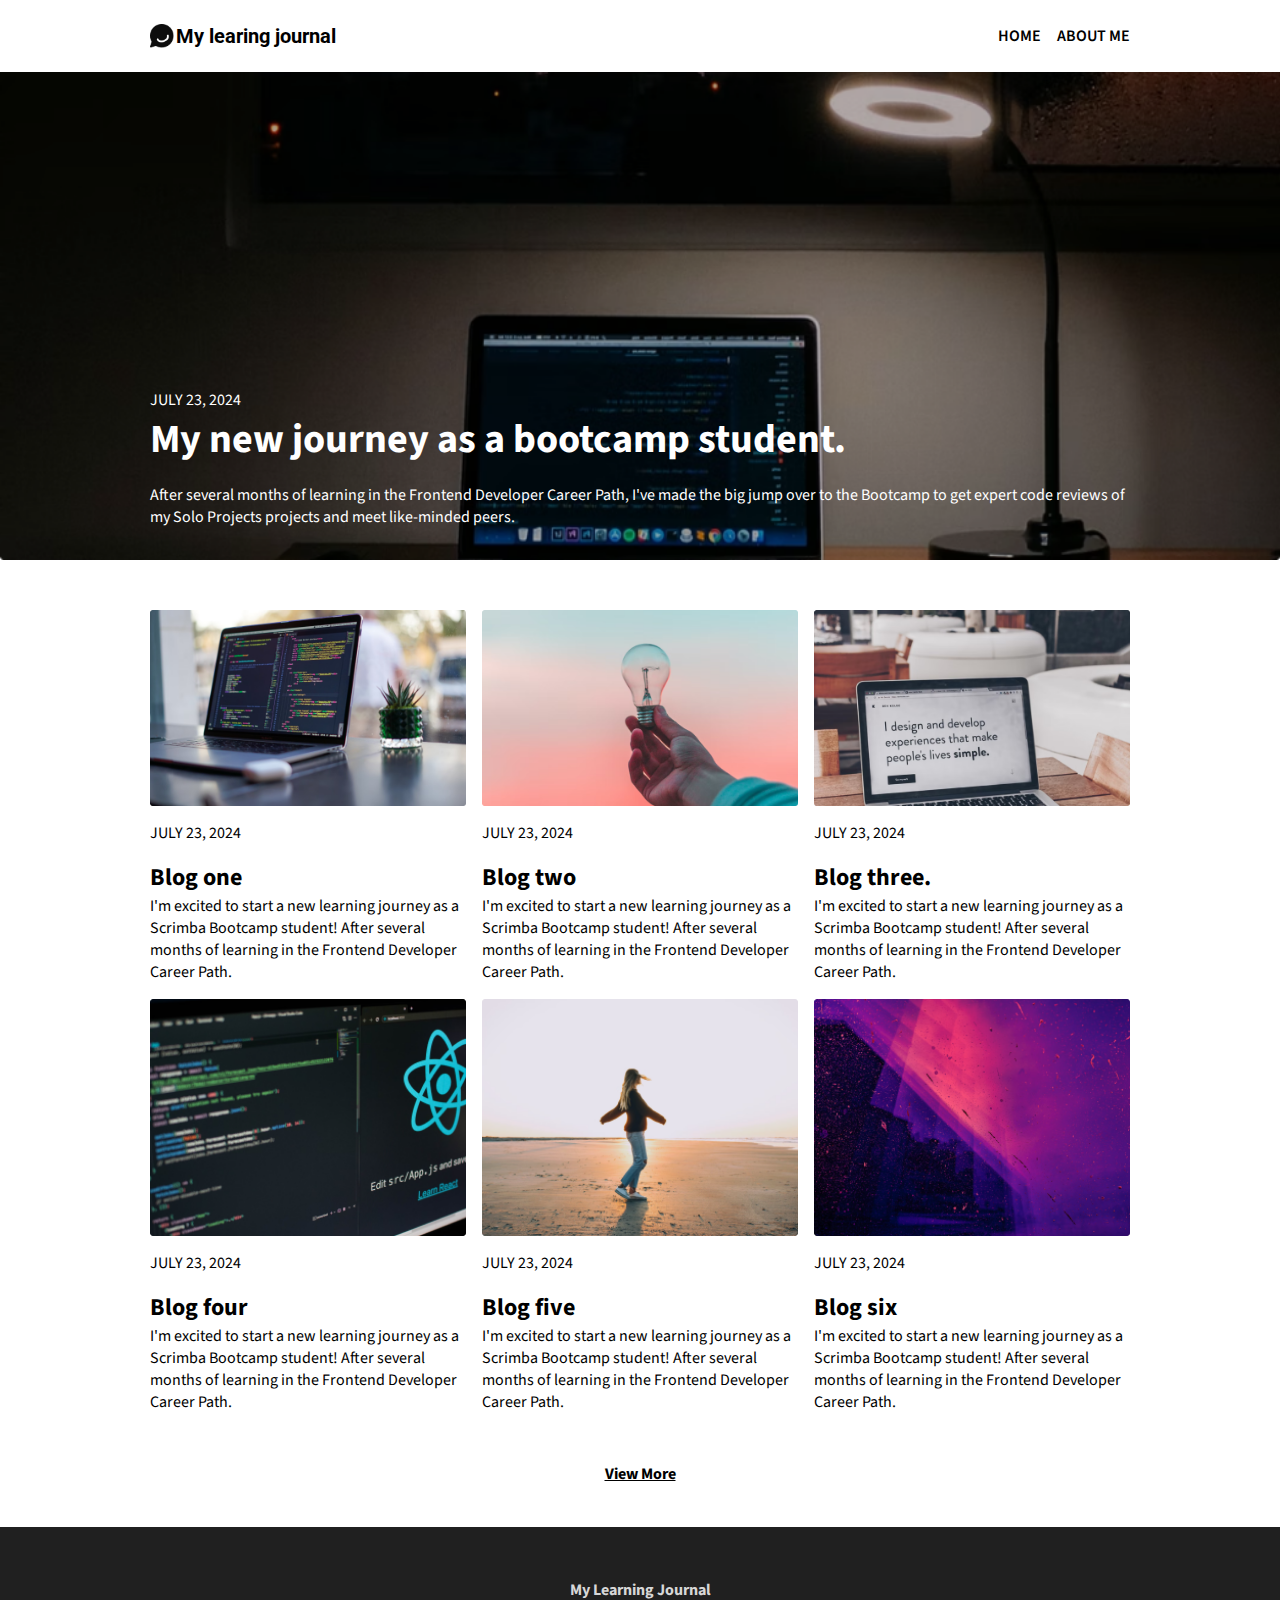
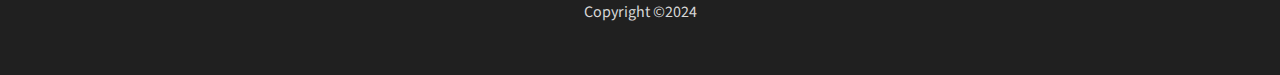
<file: index.html>
<!DOCTYPE html>
<html lang="en">
<head>
    <title>Learning Journal</title>

    <!-- meta -->
    <meta charset="UTF-8">
    <meta name="viewport" content="width=device-width, initial-scale=1.0">

    <!-- google fonts -->
    <link rel="preconnect" href="https://fonts.googleapis.com">
<link rel="preconnect" href="https://fonts.gstatic.com" crossorigin>
<link href="https://fonts.googleapis.com/css2?family=Roboto&family=Source+Sans+3:ital,wght@0,200..900;1,200..900&display=swap" rel="stylesheet">

    <!-- fontawesome -->
    <link rel="stylesheet" href="https://cdnjs.cloudflare.com/ajax/libs/font-awesome/6.6.0/css/all.min.css" integrity="sha512-Kc323vGBEqzTmouAECnVceyQqyqdsSiqLQISBL29aUW4U/M7pSPA/gEUZQqv1cwx4OnYxTxve5UMg5GT6L4JJg==" crossorigin="anonymous" referrerpolicy="no-referrer" />

    <!-- css -->
    <link rel="stylesheet" href="styles/styles.css">
</head>
<body>
    <header>
        <div class="container header-container">
            <div class="logo-container">
                <img class="logo" src="./assets/image 18.png" alt="a logo">
                <h1>My learing journal</h1>
            </div>
            <nav>
                <i class="fa-solid fa-bars fa-lg hamburger visible" id="open"></i>
                <i class="fa-solid fa-xmark fa-lg cancel" id="close"></i>
                <ul class="links">
                    <li><a href="index.html">HOME</a></li>
                    <li><a href="about.html">ABOUT ME</a></li>
                </ul>
            </nav>
        </div>
    </header>
    <main>
        <section class="section-one">
            <img class="main-article-img" src="./assets/article-image.png" alt="mac laptop on a table infront of a window">
            <article class="container main-article">
                <h2>My new journey as a bootcamp student.</h2>
                <p>After several months of learning in the Frontend Developer Career Path, I've made the big jump over to the Bootcamp to get expert code reviews of my Solo Projects projects and meet like-minded peers.</p>
                <p class="meta-info">JULY 23, 2024</p>
            </article>
        </section>
        <section class="section-two container">
            <article class="blog-article">
                <img src="./assets/article-image-03.png" alt="a mac laptop on a table">
                <p>JULY 23, 2024</p>
                <h3>Blog one</h3>
                <p>I'm excited to start a new learning journey as a Scrimba Bootcamp student! After several months of learning in the Frontend Developer Career Path.</p>
            </article>
            <article class="blog-article">
                <img src="./assets/article-image-02.png" alt="a light bulb in a hand">
                <p>JULY 23, 2024</p>
                <h3>Blog two</h3>
                <p>I'm excited to start a new learning journey as a Scrimba Bootcamp student! After several months of learning in the Frontend Developer Career Path.</p>
            </article>
            <article class="blog-article">
                <img src="./assets/article-image-01.png" alt="a mac laptop on a restaurant table">
                <p>JULY 23, 2024</p>
                <h3>Blog three.</h3>
                <p>I'm excited to start a new learning journey as a Scrimba Bootcamp student! After several months of learning in the Frontend Developer Career Path.</p>
            </article>
            <article class="blog-article">
                <img src="./assets/blog-image-01.png" alt="a computer screen displaying react framework code">
                <p>JULY 23, 2024</p>
                <h3>Blog four</h3>
                <p>I'm excited to start a new learning journey as a Scrimba Bootcamp student! After several months of learning in the Frontend Developer Career Path.</p>
            </article>
            <article class="blog-article">
                <img src="./assets/blog-image-03.png" alt="a women walking in sunset beach">
                <p>JULY 23, 2024</p>
                <h3>Blog five</h3>
                <p>I'm excited to start a new learning journey as a Scrimba Bootcamp student! After several months of learning in the Frontend Developer Career Path.</p>
            </article>
            <article class="blog-article">
                <img src="./assets/blog-image-05.png" alt="an abstract image">
                <p>JULY 23, 2024</p>
                <h3>Blog six</h3>
                <p>I'm excited to start a new learning journey as a Scrimba Bootcamp student! After several months of learning in the Frontend Developer Career Path.</p>
            </article>
        </section>
        <a href="readMore.html" class="more">View More</a>
    </main>
    <footer>
        <div class="container footer-container">
            <p class="footer-txt">My Learning Journal</p>
            <p>Copyright ©2024</p>
        </div>
    </footer>
    <script src="scripts/scripts.js" defer></script>
</body>
</html>
</file>
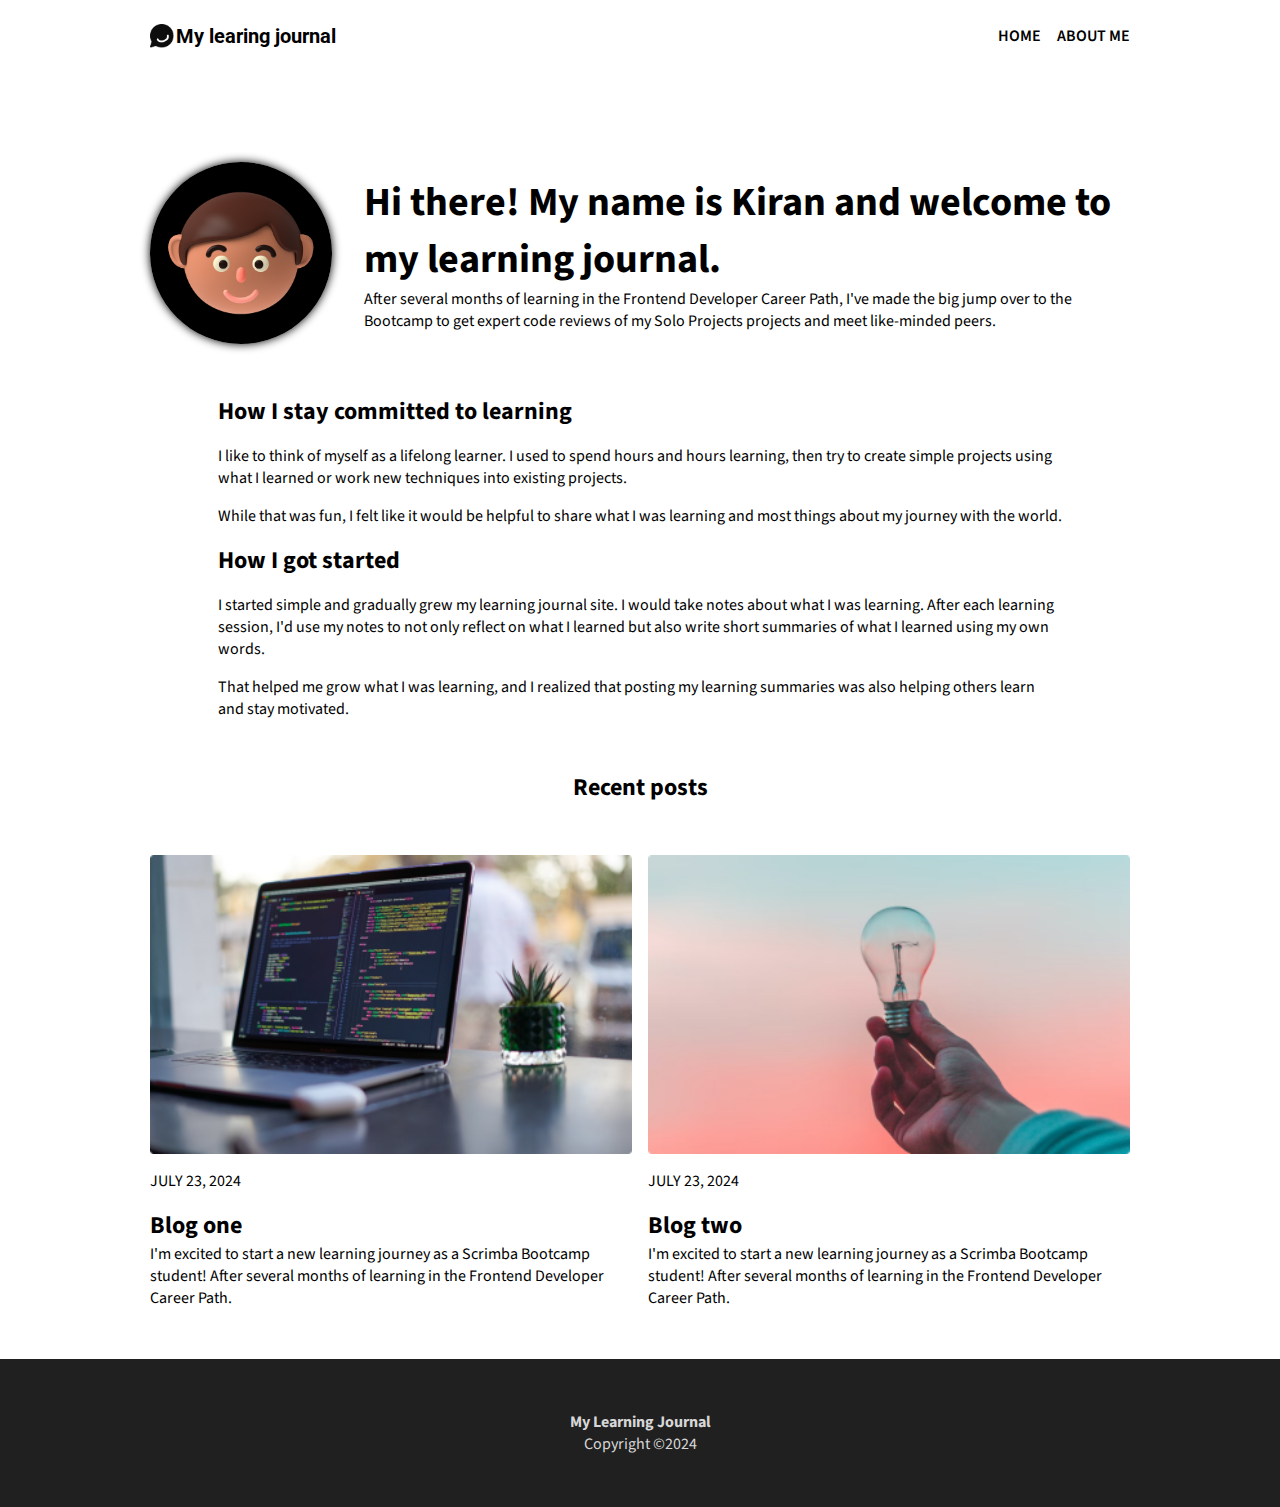
<file: about.html>
<!DOCTYPE html>
<html lang="en">
<head>
    <title>Learning Journal</title>

    <!-- meta -->
    <meta charset="UTF-8">
    <meta name="viewport" content="width=device-width, initial-scale=1.0">

    <!-- google fonts -->
    <link rel="preconnect" href="https://fonts.googleapis.com">
<link rel="preconnect" href="https://fonts.gstatic.com" crossorigin>
<link href="https://fonts.googleapis.com/css2?family=Roboto&family=Source+Sans+3:ital,wght@0,200..900;1,200..900&display=swap" rel="stylesheet">

    <!-- fontawesome -->
    <link rel="stylesheet" href="https://cdnjs.cloudflare.com/ajax/libs/font-awesome/6.6.0/css/all.min.css" integrity="sha512-Kc323vGBEqzTmouAECnVceyQqyqdsSiqLQISBL29aUW4U/M7pSPA/gEUZQqv1cwx4OnYxTxve5UMg5GT6L4JJg==" crossorigin="anonymous" referrerpolicy="no-referrer" />

    <!-- css -->
    <link rel="stylesheet" href="styles/styles.css">
</head>
<body>
    <header>
        <div class="container header-container">
            <div class="logo-container">
                <img class="logo" src="./assets/image 18.png" alt="a logo">
                <h1>My learing journal</h1>
            </div>
            <nav>
                <i class="fa-solid fa-bars fa-lg hamburger visible" id="open"></i>
                <i class="fa-solid fa-xmark fa-lg cancel" id="close"></i>
                <ul class="links">
                    <li><a href="index.html">HOME</a></li>
                    <li><a href="about.html">ABOUT ME</a></li>
                </ul>
            </nav>
        </div>
    </header>
    <main>
        <section class="container">
            <div class="intro">
                <img class="intro-img" src="./assets/avatar.png" alt="an avatar">
                <div class="intro-txt">
                    <h2>Hi there! My name is Kiran and welcome to my learning journal.</h2>
                    <p>After several months of learning in the Frontend Developer Career Path, I've made the big jump over to the Bootcamp to get expert code reviews of my Solo Projects projects and meet like-minded peers.</p>
                </div>
            </div>
            <div class="intro-more">
                <h3>How I stay committed to learning</h3>
                <p>I like to think of myself as a lifelong learner. I used to spend hours and hours learning, then try to create simple projects using what I learned or work new techniques into existing projects.</p>
                <p>While that was fun, I felt like it would be helpful to share what I was learning and most things about my journey with the world.</p>
                <h3>How I got started</h3>
                <p>I started simple and gradually grew my learning journal site. I would take notes about what I was learning. After each learning session, I'd use my notes to not only reflect on what I learned but also write short summaries of what I learned using my own words.</p>
                <p>That helped me grow what I was learning, and I realized that posting my learning summaries was also helping others learn and stay motivated.</p>
            </div>
        </section>
        <h2 class="recent">Recent posts</h2>
        <section class="section-two container">
            <article class="blog-article">
                <img src="./assets/article-image-03.png" alt="a mac laptop on a table">
                <p>JULY 23, 2024</p>
                <h3>Blog one</h3>
                <p>I'm excited to start a new learning journey as a Scrimba Bootcamp student! After several months of learning in the Frontend Developer Career Path.</p>
            </article>
            <article class="blog-article">
                <img src="./assets/article-image-02.png" alt="a light bulb in a hand">
                <p>JULY 23, 2024</p>
                <h3>Blog two</h3>
                <p>I'm excited to start a new learning journey as a Scrimba Bootcamp student! After several months of learning in the Frontend Developer Career Path.</p>
            </article>
        </section>
    </main>
    <footer>
        <div class="container footer-container">
            <p class="footer-txt">My Learning Journal</p>
            <p>Copyright ©2024</p>
        </div>
    </footer>
    <script src="scripts/scripts.js" defer></script>
</body>
</html>
</file>
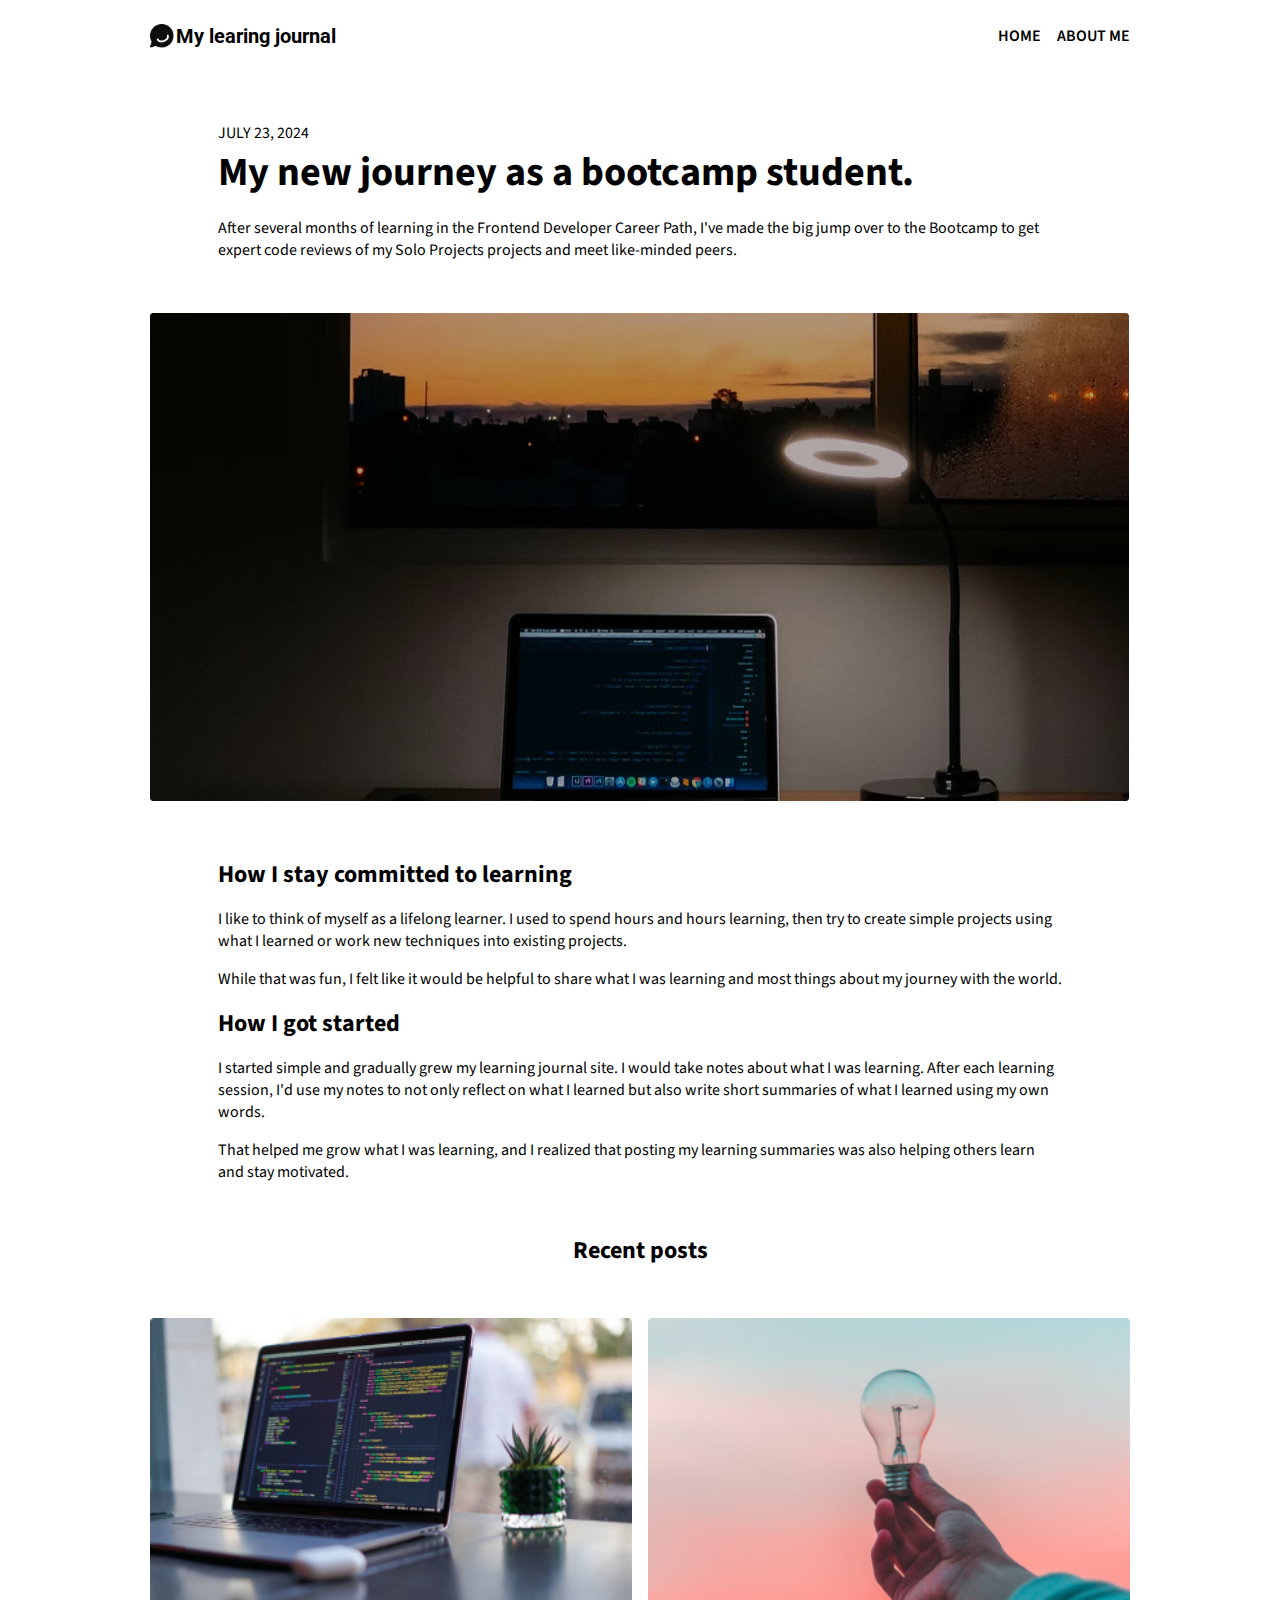
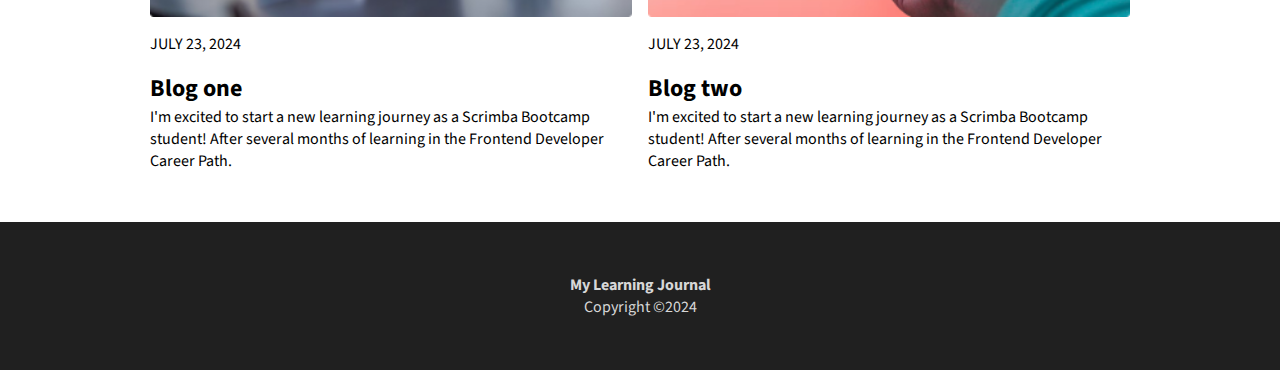
<file: readMore.html>
<!DOCTYPE html>
<html lang="en">
<head>
    <title>Learning Journal</title>

    <!-- meta -->
    <meta charset="UTF-8">
    <meta name="viewport" content="width=device-width, initial-scale=1.0">

    <!-- google fonts -->
    <link rel="preconnect" href="https://fonts.googleapis.com">
<link rel="preconnect" href="https://fonts.gstatic.com" crossorigin>
<link href="https://fonts.googleapis.com/css2?family=Roboto&family=Source+Sans+3:ital,wght@0,200..900;1,200..900&display=swap" rel="stylesheet">

    <!-- fontawesome -->
    <link rel="stylesheet" href="https://cdnjs.cloudflare.com/ajax/libs/font-awesome/6.6.0/css/all.min.css" integrity="sha512-Kc323vGBEqzTmouAECnVceyQqyqdsSiqLQISBL29aUW4U/M7pSPA/gEUZQqv1cwx4OnYxTxve5UMg5GT6L4JJg==" crossorigin="anonymous" referrerpolicy="no-referrer" />

    <!-- css -->
    <link rel="stylesheet" href="styles/styles.css">
</head>
<body>
    <header>
        <div class="container header-container">
            <div class="logo-container">
                <img class="logo" src="./assets/image 18.png" alt="a logo">
                <h1>My learing journal</h1>
            </div>
            <nav>
                <i class="fa-solid fa-bars fa-lg hamburger visible" id="open"></i>
                <i class="fa-solid fa-xmark fa-lg cancel" id="close"></i>
                <ul class="links">
                    <li><a href="index.html">HOME</a></li>
                    <li><a href="about.html">ABOUT ME</a></li>
                </ul>
            </nav>
        </div>
    </header>
    <main>
        <section class="container">
            <div class="read-more">
                <article class="intro-more">
                    <h2>My new journey as a bootcamp student.</h2>
                    <p>After several months of learning in the Frontend Developer Career Path, I've made the big jump over to the Bootcamp to get expert code reviews of my Solo Projects projects and meet like-minded peers.</p>
                    <p class="meta-info">JULY 23, 2024</p>
                </article>
                <img class="read-more-img" src="./assets/article-image.png" alt="mac laptop on a table infront of a window">
            </div>
            <div class="intro-more">
                <h3>How I stay committed to learning</h3>
                <p>I like to think of myself as a lifelong learner. I used to spend hours and hours learning, then try to create simple projects using what I learned or work new techniques into existing projects.</p>
                <p>While that was fun, I felt like it would be helpful to share what I was learning and most things about my journey with the world.</p>
                <h3>How I got started</h3>
                <p>I started simple and gradually grew my learning journal site. I would take notes about what I was learning. After each learning session, I'd use my notes to not only reflect on what I learned but also write short summaries of what I learned using my own words.</p>
                <p>That helped me grow what I was learning, and I realized that posting my learning summaries was also helping others learn and stay motivated.</p>
            </div>
        </section>
        <h2 class="recent">Recent posts</h2>
        <section class="section-two container">
            <article class="blog-article">
                <img src="./assets/article-image-03.png" alt="a mac laptop on a table">
                <p>JULY 23, 2024</p>
                <h3>Blog one</h3>
                <p>I'm excited to start a new learning journey as a Scrimba Bootcamp student! After several months of learning in the Frontend Developer Career Path.</p>
            </article>
            <article class="blog-article">
                <img src="./assets/article-image-02.png" alt="a light bulb in a hand">
                <p>JULY 23, 2024</p>
                <h3>Blog two</h3>
                <p>I'm excited to start a new learning journey as a Scrimba Bootcamp student! After several months of learning in the Frontend Developer Career Path.</p>
            </article>
        </section>
    </main>
    <footer>
        <div class="container footer-container">
            <p class="footer-txt">My Learning Journal</p>
            <p>Copyright ©2024</p>
        </div>
    </footer>
    <script src="scripts/scripts.js" defer></script>
</body>
</html>
</file>
<file: styles/styles.css>
*,
*::before,
*::after{
    box-sizing: border-box;
}

:root{
    /* fonts */
    --font-family: "Source Sans 3", serif;
    --font-family-heading: "Roboto", sans-serif;
    --font-weight-bold: 700;
    --font-weight-sb: 600;

    /* Home */
    --font-size-logo: .83rem;
    --font-size-xlg: 2.5rem;
    --font-size-lg: 2rem;
    --font-size-md: 1.5rem;
    --font-size-normal: 1rem;
    --font-size-sm: .75rem;

    /* colors */
    --color-footer: #d7d7d7;
    --bg-color-footer: #202020;
}

body{
    font-family: var(--font-family);
    margin: 0;
}

/* ============
    Typography
=============== */

h1{
    font-size: var(--font-size-logo);
    font-family: var(--font-family-heading);
}

h2{
    font-size: var(--font-size-lg);
}

h3{
    font-size: var(--font-size-md);
}

h1,
h2,
h3,
.recent,
.footer-txt{
    font-weight: var(--font-weight-bold);
    margin: 0;
}

a{
    font-weight: var(--font-weight-sb);
}

a.more{
    font-weight: var(--font-weight-bold);
}

/* About */

.intro-txt h2{
    font-size: var(--font-size-lg);
}

.intro-more h3{
    font-size: var(--font-size-normal);
}

.recent{
    font-size: var(--font-size-normal);
    text-align: center;
}

/* =========
    Layout
============ */

img{
    max-width: 100%;
    height: auto;
    object-fit: cover;
    object-position: center;
}

.container{
    max-width: 980px;
    width: 90%;
    margin: auto;
}

/* header */

nav ul{
    list-style: none;
    margin: 0;
    padding: 0;
}

nav a{
    width: 100%;
    text-decoration: none;
    color: inherit;
    display: inline-block;
    padding: 1.5em 2em;
}

nav a:hover,
nav a:focus{
    background-color: gray;
    text-decoration: underline;
}

.header-container{
    padding-block: 1.5em;
    position: relative;
    display: flex;
    justify-content: space-between;
    align-items: center;
}

.logo-container{
    display: flex;
    align-items: center;
    gap: .1em;
}

.logo{
    width: 24px;
    height: 24px;
}

.hamburger,
.cancel{
    cursor: pointer;
    display: none;
}

.links{
    display: none;
    margin-top: 1em;
    background-color: #000;
    color: #FFF;
    position: absolute;
    right: 0;
    z-index: 100;
}

.visible{
    display: block;
}

/* main */

article{
    display: flex;
    flex-direction: column;
}

.meta-info{
    order: -1;
}

.section-one{
    background-color: #444444;
    background: url('../assets/article-image-hero.png');
    background-size: cover;
    background-position: center;
}

.main-article{
    padding-top: 4em;
    color: #FFF;
    margin-top: auto;
}

.main-article-img{
    display: none;
}

.section-two{
    margin-block: 2em;
    display: grid;
    grid-template-columns: 1fr;
    gap: 2.5em;
}

.blog-article img{
    flex: 1;
}

/* footer */

footer{
    background-color: var(--bg-color-footer);
    color: var(--color-footer);
    text-align: center;
}

.footer-container{
    padding: 3.25em 0;
}

p:last-of-type{
    margin: 0;
}

/* About */

.intro{
    margin-top: 1.6em;
    display: flex;
    gap: 2em;
    flex-wrap: wrap;
    align-items: center;
}

.intro-img{
    width: 182px;
    height: 182px;
    border-radius: 50%;
    box-shadow: 0px 0px 10px;
}

.intro-txt{
    flex: 1 1 250px;
}

.intro-more{
    margin-block: 3.125em;
}

/* more */

.more{
    display: block;
    text-align: center;
    color: #000;
    margin-bottom: 2.6em;
}

.read-more article{
    margin-bottom: 2.25em;
}


/* ===============
    Media Queries
================== */

@media (min-width: 580px){
    :root{
        --font-size-logo: 1.25rem;
        --font-size-lg: 2.5rem;
    }

    .hamburger,
    .cancel{
        display: none;
    }

    .links{
        display: flex;
        gap: 1em;
        position: unset;
        background-color: transparent;
        color: #000;
        margin: 0;
    }

    .links a{
        padding: 0;
        font-size: var(--font-size-normal);
    }

    .links a:hover,
    .links a:focus{
        background-color: transparent;
    }

    .section-one{
        background-color: #444444;
        background: none;
        position: relative;
    }

    .main-article-img{
        width: 100%;
        max-height: 488px;
        display: block;
        object-position: bottom;
    }

    .main-article{
        margin-top: 2em;
        display: grid;
        place-content: end;
        position: absolute;
        top: 0;
        left: 0;
        bottom: 1em;
        right: 0
    }

    .section-two{
        margin-block: 3.125em;
        grid-template-columns: repeat(auto-fit, minmax(300px, 1fr));
        gap: 1em;
    }

    /* About */
    .intro{
        margin-top: 5.6em;
    }

    .recent{
        font-size: var(--font-size-md);
    }

    .intro-more h3{
        font-size: var(--font-size-md);
    }

    .intro-more{
        padding-inline: 4.25em;
    }
}
</file>
